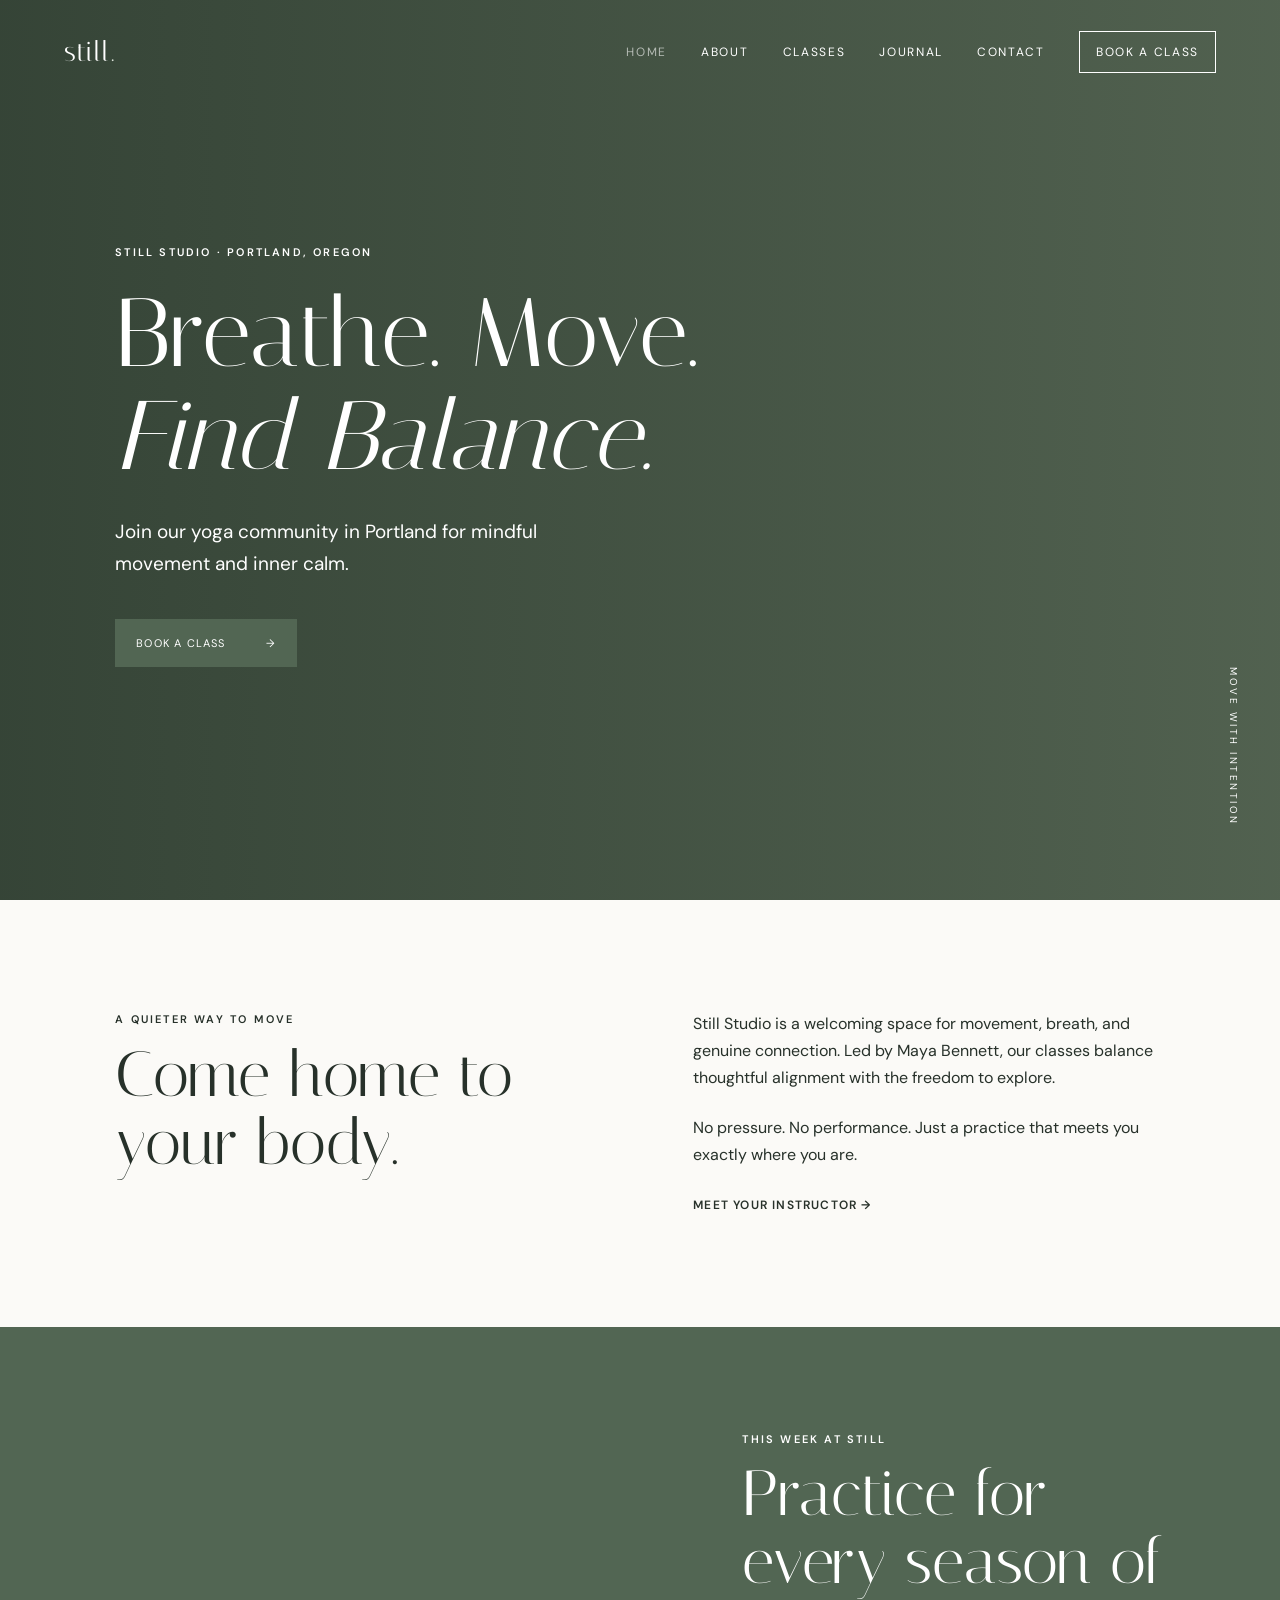
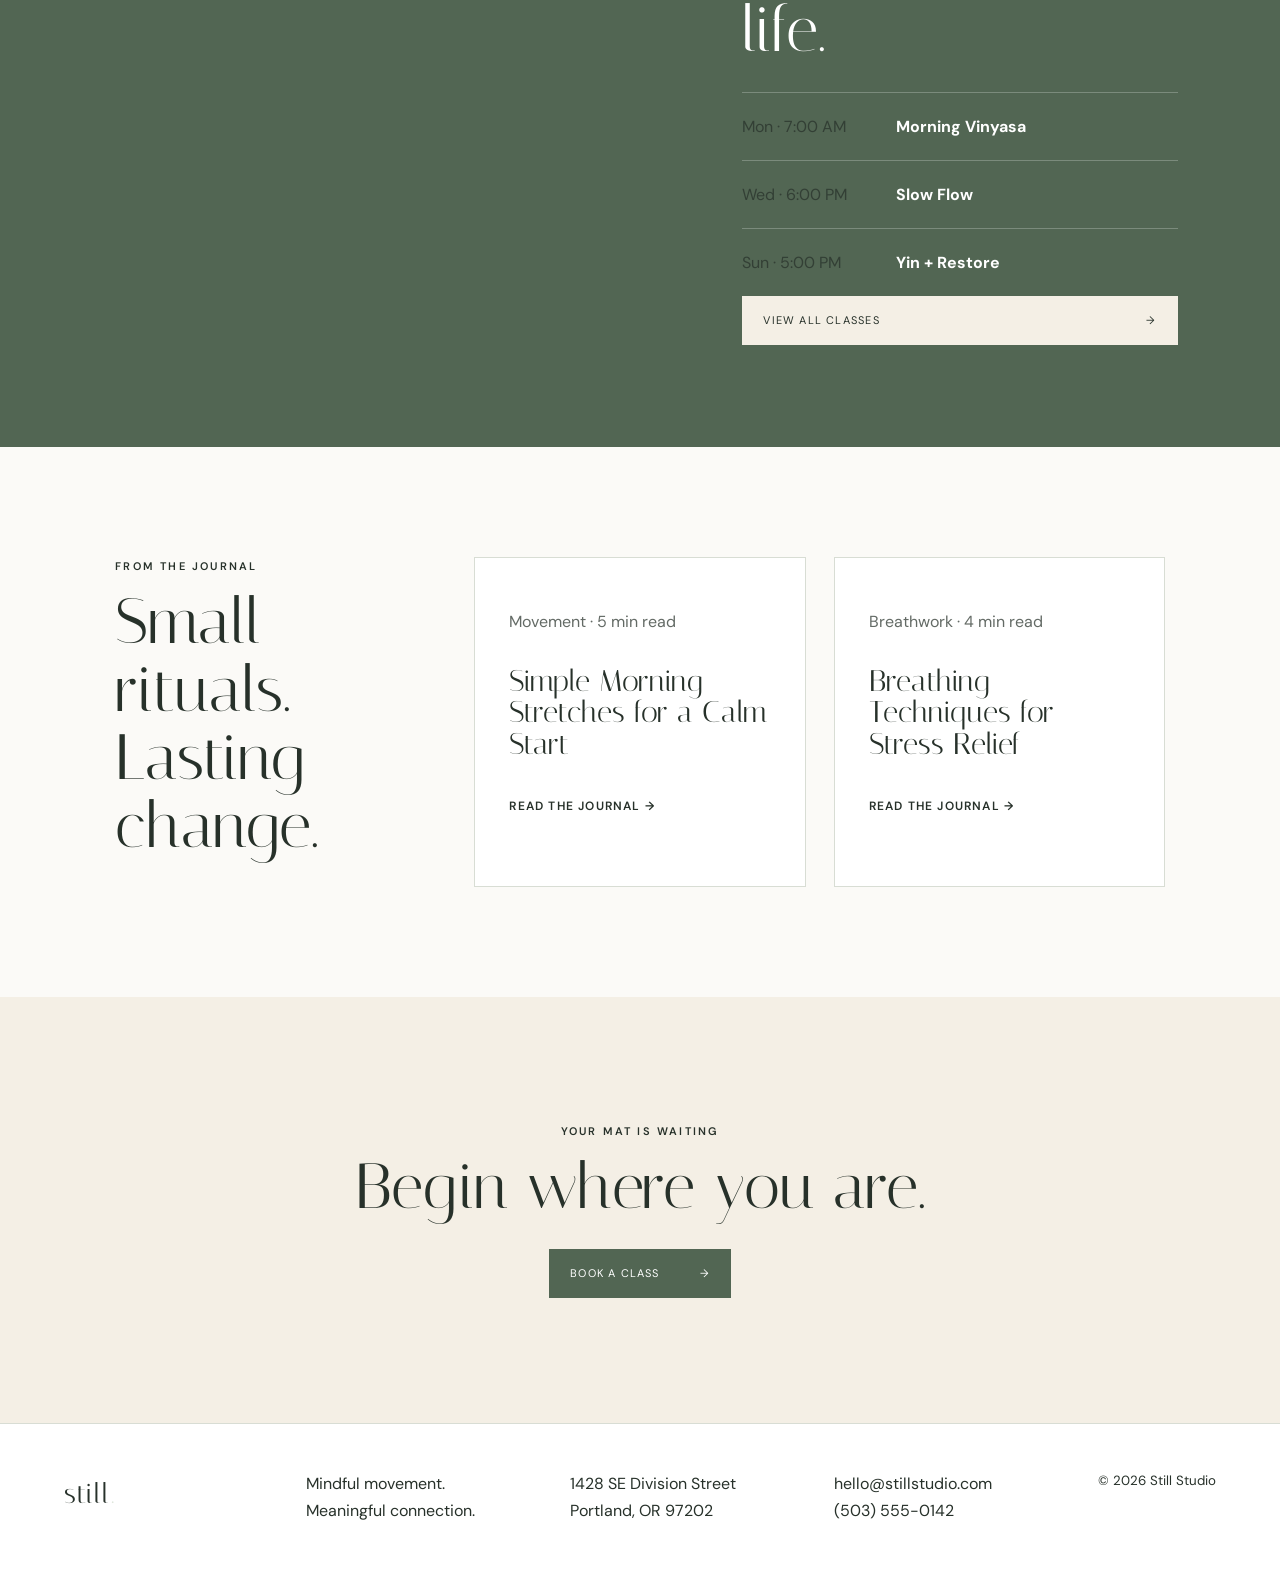
<file: static/index.html>
<!doctype html>
<html lang="en">
<head>
  <meta charset="utf-8">
  <meta name="viewport" content="width=device-width, initial-scale=1">
  <meta name="description" content="Mindful yoga classes, community, and inspiration in Portland.">
  <title>Still Studio | Yoga in Portland</title>
  <link rel="preconnect" href="https://fonts.googleapis.com">
  <link rel="preconnect" href="https://fonts.gstatic.com" crossorigin>
  <link href="https://fonts.googleapis.com/css2?family=DM+Sans:wght@400;500;600&family=Italiana&display=swap" rel="stylesheet">
  <link rel="stylesheet" href="/static/css/style.css">
  <script src="/static/js/app.js" defer></script>
</head>
<body data-page="home">
  <div id="site-header"></div>
  <main>
    <section class="hero">
      <div class="hero-image" role="img" aria-label="Yoga practice in a peaceful natural setting"></div>
      <div class="hero-content reveal">
        <p class="eyebrow">Still Studio · Portland, Oregon</p>
        <h1>Breathe. Move.<br><em>Find Balance.</em></h1>
        <p class="hero-copy">Join our yoga community in Portland for mindful movement and inner calm.</p>
        <a class="button" href="/classes">Book a Class <span>→</span></a>
      </div>
      <p class="vertical-note">Move with intention</p>
    </section>
    <section class="intro section-grid reveal">
      <div><p class="eyebrow">A quieter way to move</p><h2>Come home to<br>your body.</h2></div>
      <div class="prose"><p>Still Studio is a welcoming space for movement, breath, and genuine connection. Led by Maya Bennett, our classes balance thoughtful alignment with the freedom to explore.</p><p>No pressure. No performance. Just a practice that meets you exactly where you are.</p><a class="text-link" href="/about">Meet your instructor →</a></div>
    </section>
    <section class="feature-band reveal">
      <div class="feature-image"></div>
      <div class="feature-copy"><p class="eyebrow">This week at Still</p><h2>Practice for every season of life.</h2><div class="class-row"><span>Mon · 7:00 AM</span><strong>Morning Vinyasa</strong></div><div class="class-row"><span>Wed · 6:00 PM</span><strong>Slow Flow</strong></div><div class="class-row"><span>Sun · 5:00 PM</span><strong>Yin + Restore</strong></div><a class="button button-light" href="/classes">View all classes <span>→</span></a></div>
    </section>
    <section class="journal reveal"><div><p class="eyebrow">From the journal</p><h2>Small rituals.<br>Lasting change.</h2></div><div class="post-preview"><p>Movement · 5 min read</p><h3>Simple Morning Stretches for a Calm Start</h3><a class="text-link" href="/blog">Read the journal →</a></div><div class="post-preview"><p>Breathwork · 4 min read</p><h3>Breathing Techniques for Stress Relief</h3><a class="text-link" href="/blog">Read the journal →</a></div></section>
    <section class="center-cta reveal"><p class="eyebrow">Your mat is waiting</p><h2>Begin where you are.</h2><a class="button" href="/classes">Book a Class <span>→</span></a></section>
  </main>
  <div id="site-footer"></div>
</body>
</html>
</file>
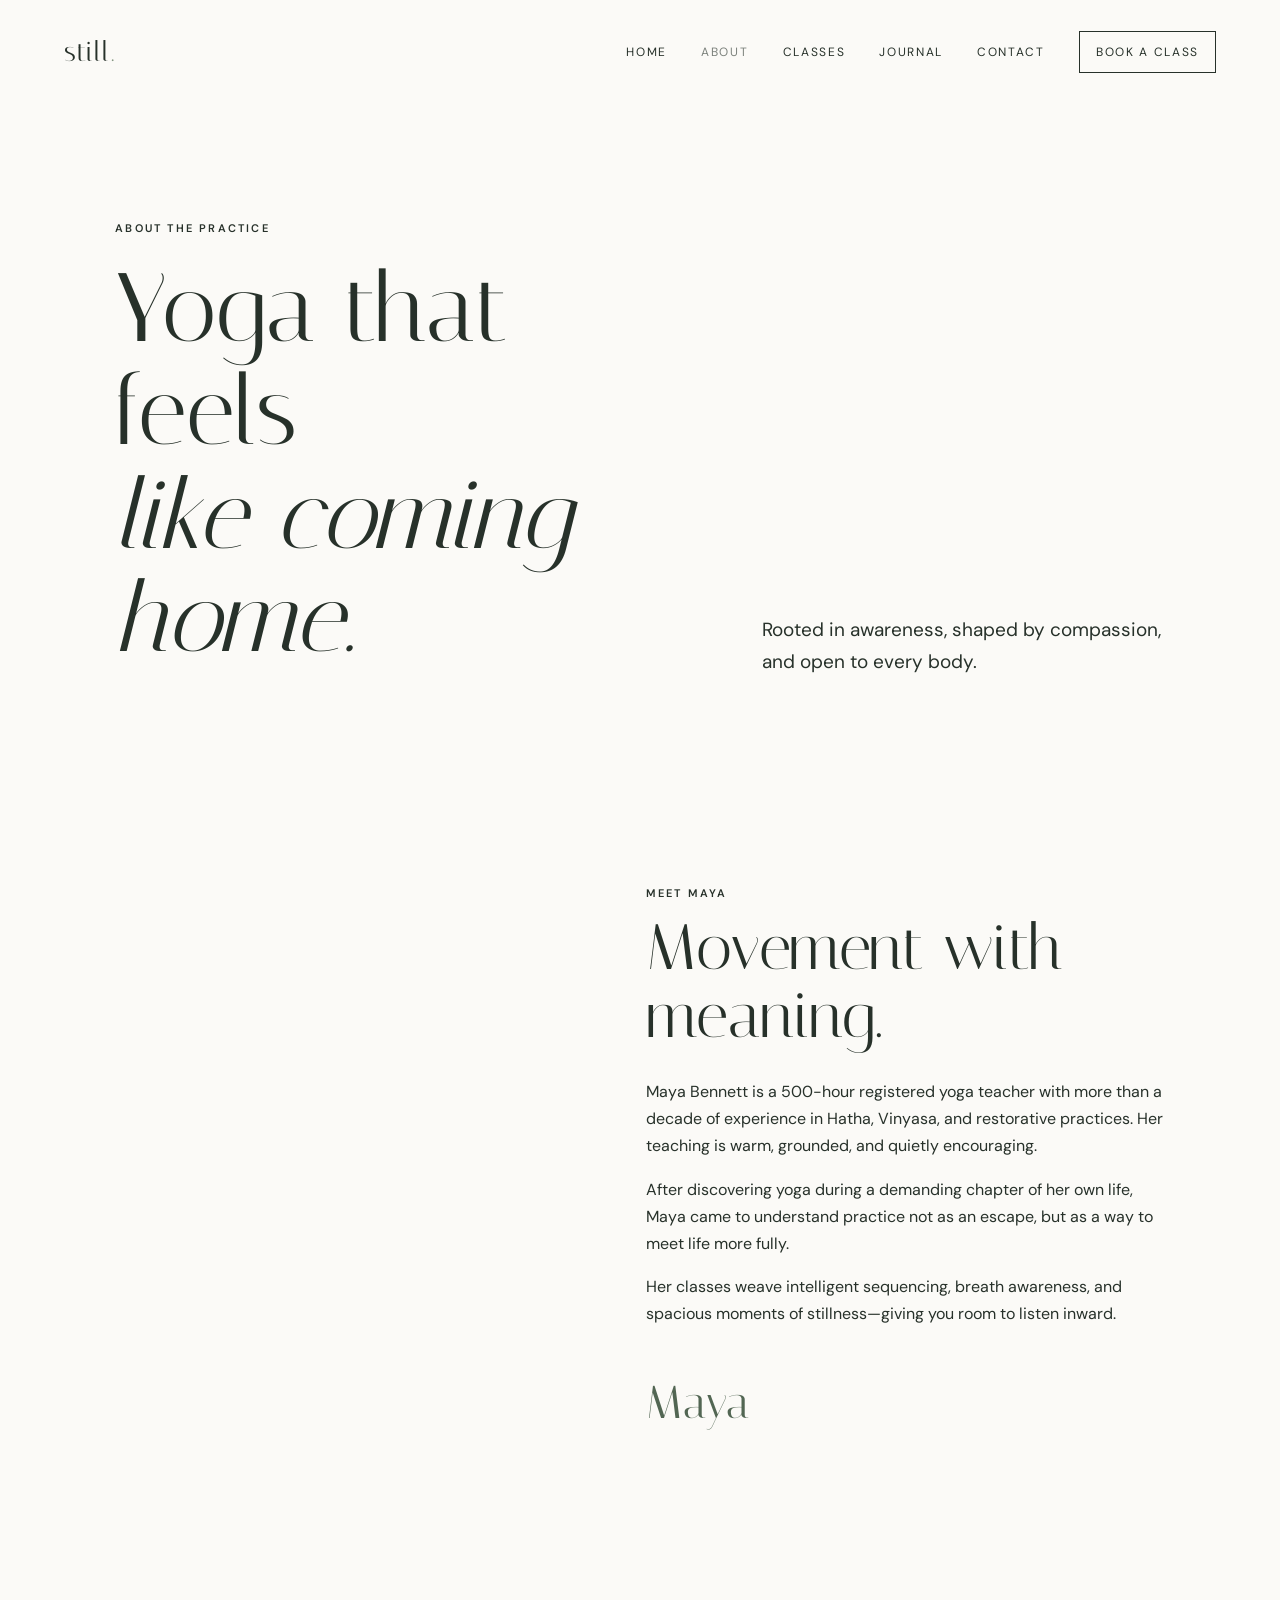
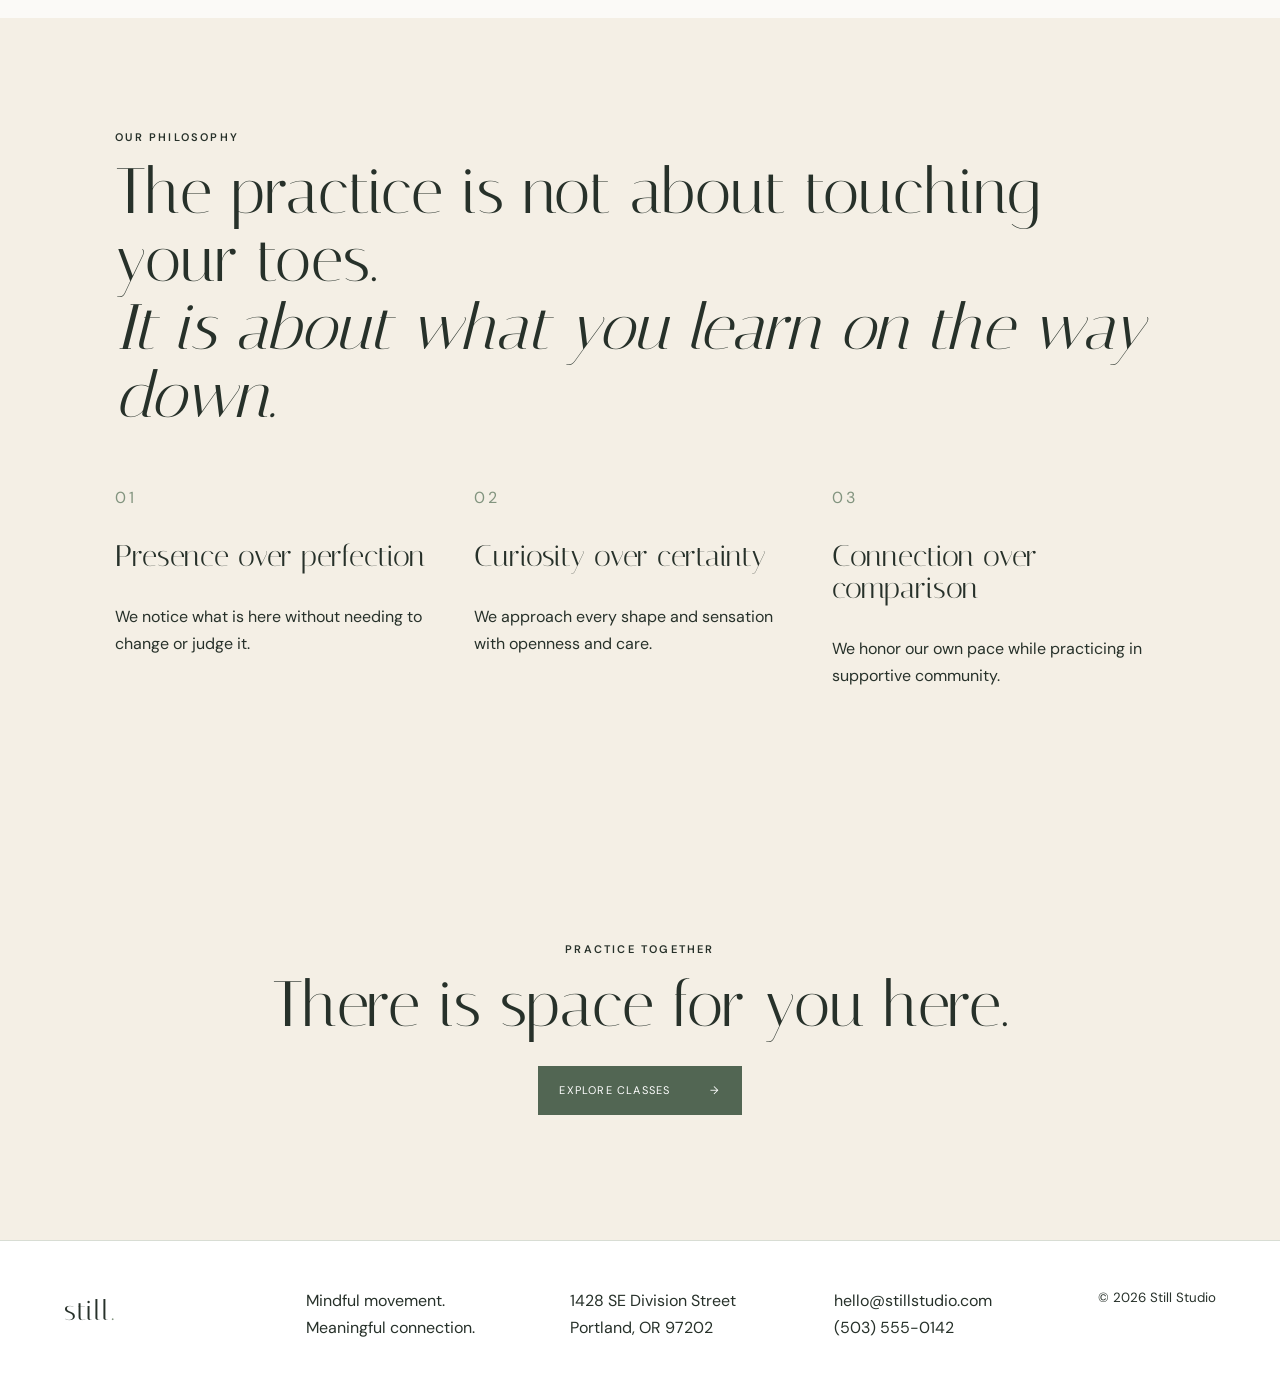
<file: static/about.html>
<!doctype html>
<html lang="en">
<head><meta charset="utf-8"><meta name="viewport" content="width=device-width, initial-scale=1"><meta name="description" content="Meet Maya Bennett and discover the philosophy behind Still Studio."><title>About | Still Studio</title><link rel="preconnect" href="https://fonts.googleapis.com"><link rel="preconnect" href="https://fonts.gstatic.com" crossorigin><link href="https://fonts.googleapis.com/css2?family=DM+Sans:wght@400;500;600&family=Italiana&display=swap" rel="stylesheet"><link rel="stylesheet" href="/static/css/style.css"><script src="/static/js/app.js" defer></script></head>
<body data-page="about">
  <div id="site-header"></div>
  <main>
    <section class="page-hero about-hero reveal"><div><p class="eyebrow">About the practice</p><h1>Yoga that feels<br><em>like coming home.</em></h1></div><p>Rooted in awareness, shaped by compassion, and open to every body.</p></section>
    <section class="portrait-story reveal"><div class="portrait" role="img" aria-label="Yoga instructor Maya Bennett in a calm studio"></div><div class="story-copy"><p class="eyebrow">Meet Maya</p><h2>Movement with meaning.</h2><p>Maya Bennett is a 500-hour registered yoga teacher with more than a decade of experience in Hatha, Vinyasa, and restorative practices. Her teaching is warm, grounded, and quietly encouraging.</p><p>After discovering yoga during a demanding chapter of her own life, Maya came to understand practice not as an escape, but as a way to meet life more fully.</p><p>Her classes weave intelligent sequencing, breath awareness, and spacious moments of stillness—giving you room to listen inward.</p><div class="signature">Maya</div></div></section>
    <section class="philosophy reveal"><p class="eyebrow">Our philosophy</p><h2>The practice is not about touching your toes.<br><em>It is about what you learn on the way down.</em></h2><div class="values"><article><span>01</span><h3>Presence over perfection</h3><p>We notice what is here without needing to change or judge it.</p></article><article><span>02</span><h3>Curiosity over certainty</h3><p>We approach every shape and sensation with openness and care.</p></article><article><span>03</span><h3>Connection over comparison</h3><p>We honor our own pace while practicing in supportive community.</p></article></div></section>
    <section class="center-cta reveal"><p class="eyebrow">Practice together</p><h2>There is space for you here.</h2><a class="button" href="/classes">Explore Classes <span>→</span></a></section>
  </main>
  <div id="site-footer"></div>
</body>
</html>
</file>
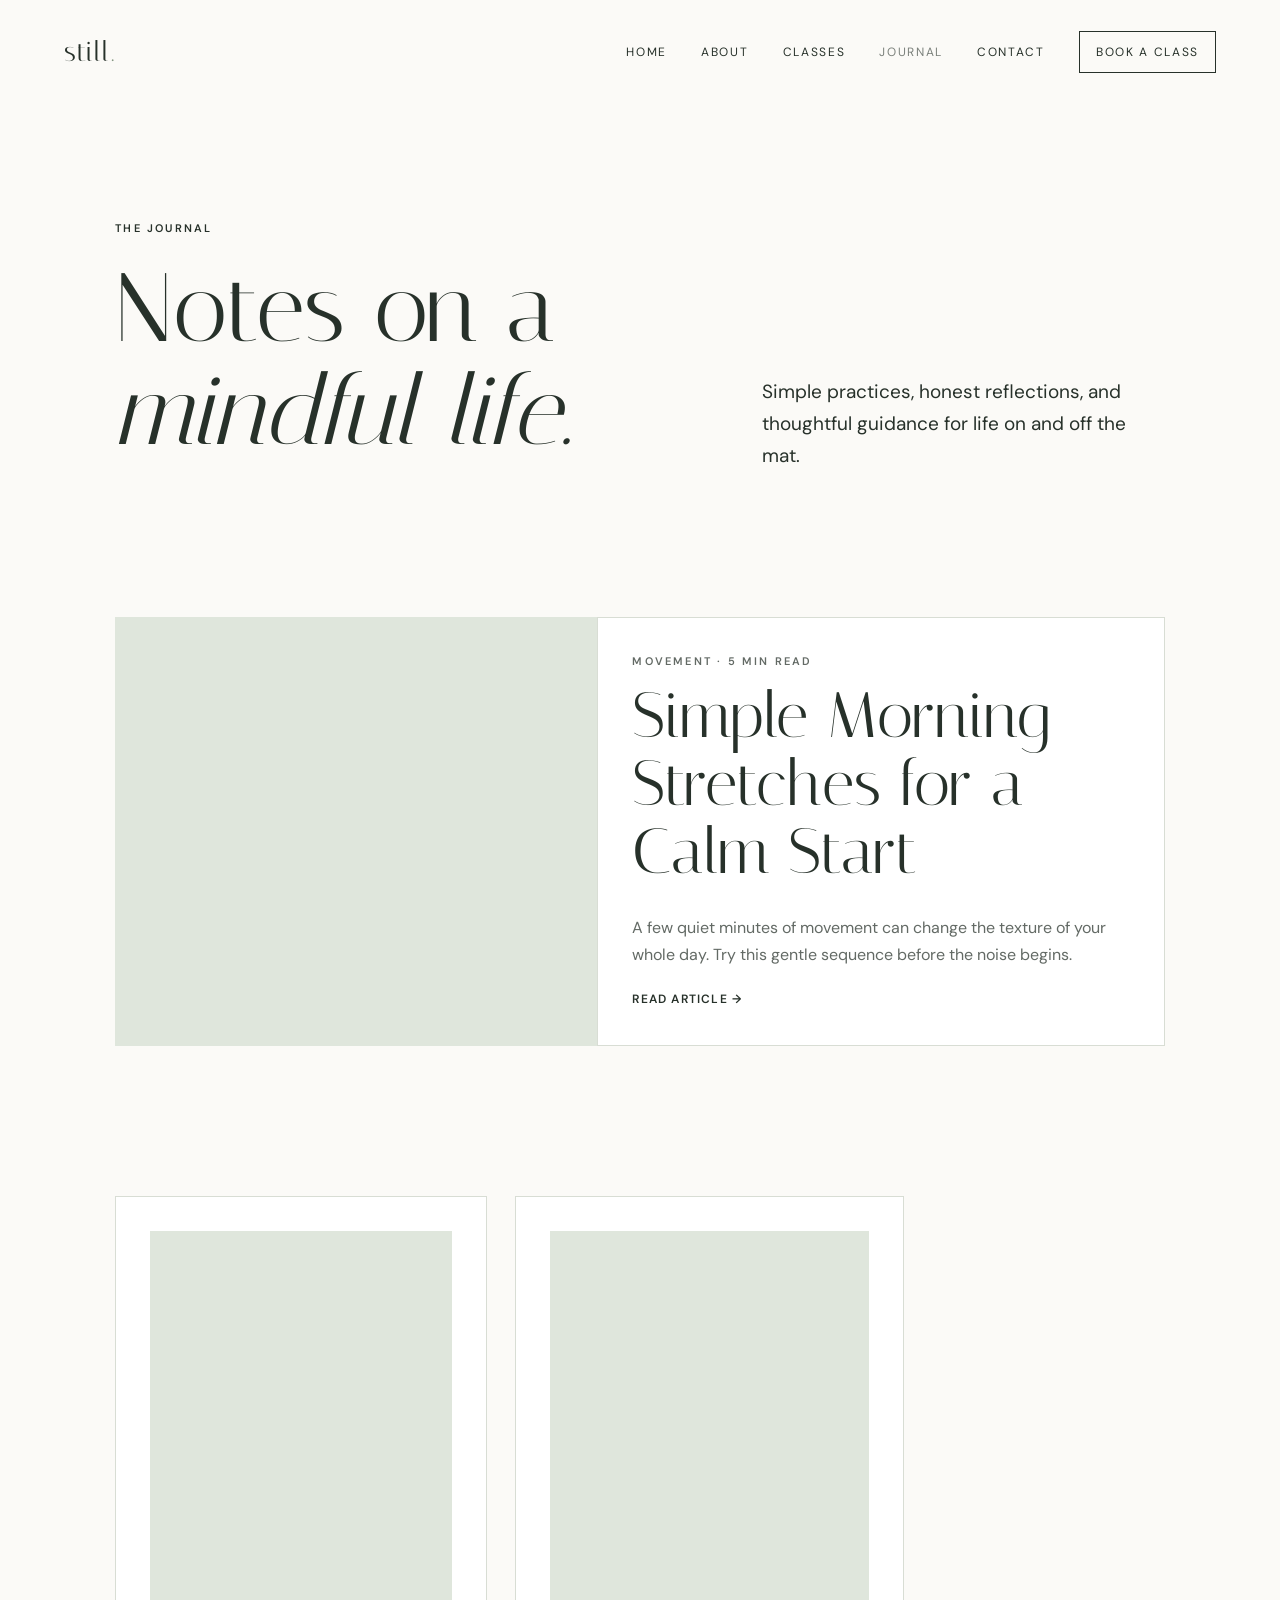
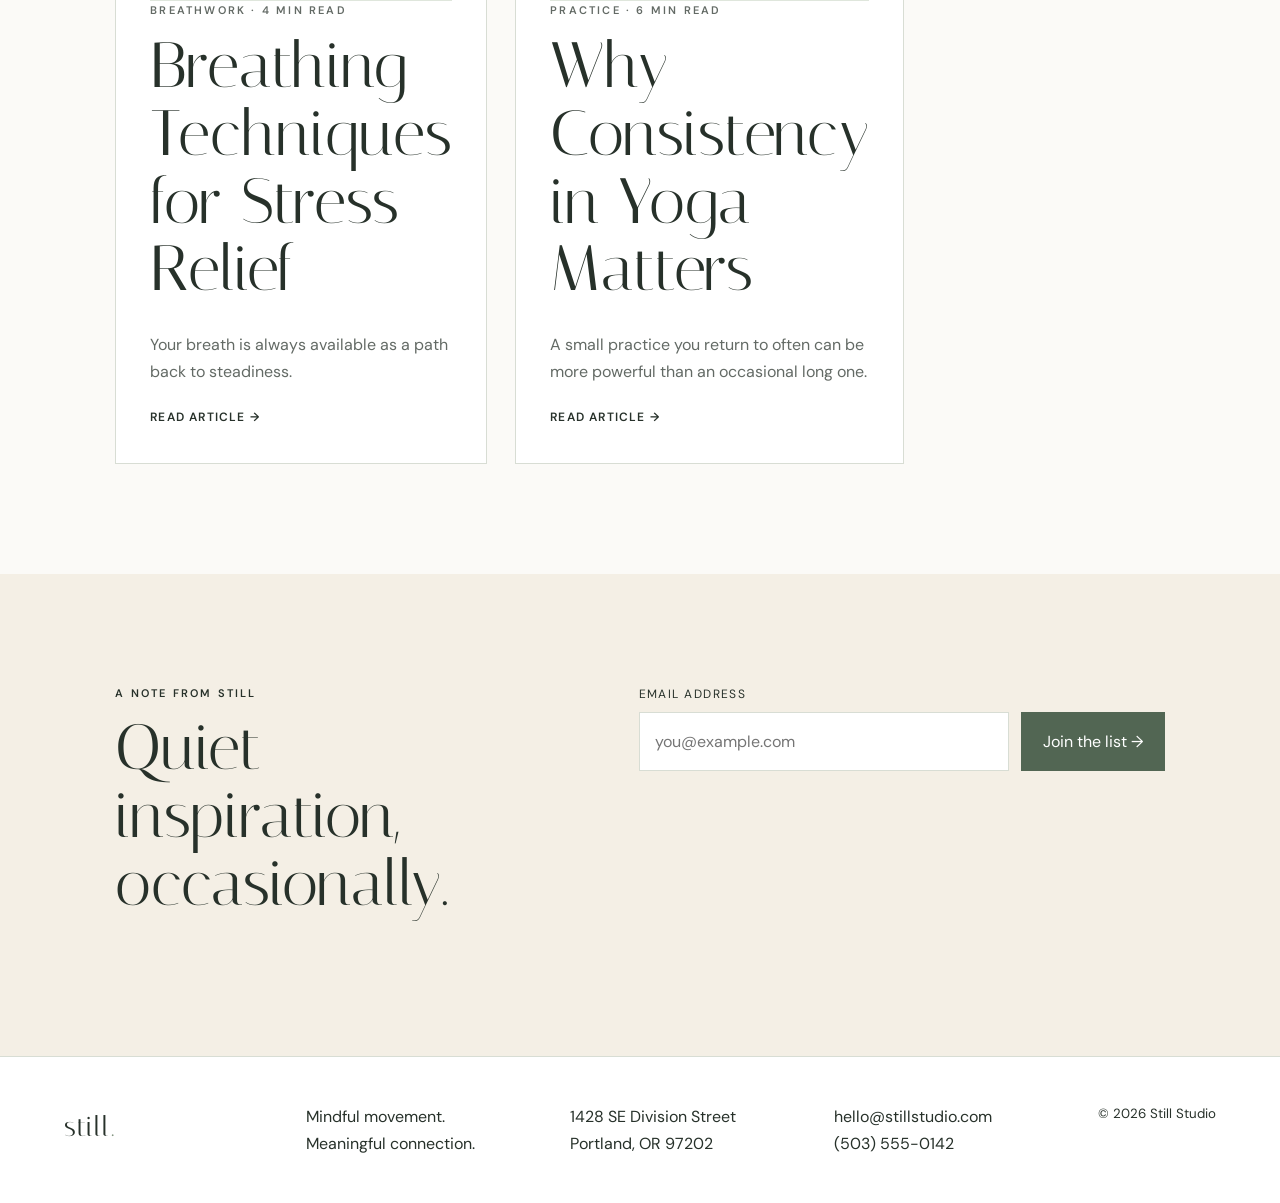
<file: static/blog.html>
<!doctype html>
<html lang="en">
<head><meta charset="utf-8"><meta name="viewport" content="width=device-width, initial-scale=1"><meta name="description" content="Simple guidance for yoga, breath, and mindful living."><title>Journal | Still Studio</title><link rel="preconnect" href="https://fonts.googleapis.com"><link rel="preconnect" href="https://fonts.gstatic.com" crossorigin><link href="https://fonts.googleapis.com/css2?family=DM+Sans:wght@400;500;600&family=Italiana&display=swap" rel="stylesheet"><link rel="stylesheet" href="/static/css/style.css"><script src="/static/js/app.js" defer></script></head>
<body data-page="blog">
  <div id="site-header"></div>
  <main>
    <section class="page-hero reveal"><div><p class="eyebrow">The journal</p><h1>Notes on a<br><em>mindful life.</em></h1></div><p>Simple practices, honest reflections, and thoughtful guidance for life on and off the mat.</p></section>
    <section class="featured-post reveal"><div class="blog-image blog-one"></div><article><p class="eyebrow">Movement · 5 min read</p><h2>Simple Morning Stretches for a Calm Start</h2><p>A few quiet minutes of movement can change the texture of your whole day. Try this gentle sequence before the noise begins.</p><button class="text-link article-toggle" aria-expanded="false">Read article →</button><div class="article-body"><p>Begin seated at the edge of your bed. Let your shoulders soften and take three unhurried breaths. Circle your wrists and ankles, then reach both arms overhead and lean gently to each side.</p><p>Come to hands and knees for a few rounds of cat and cow. Move slowly enough to notice where the breath naturally leads. Finish in a comfortable forward fold, knees soft, before rolling up to stand.</p></div></article></section>
    <section class="blog-grid reveal"><article><div class="blog-image blog-two"></div><p class="eyebrow">Breathwork · 4 min read</p><h2>Breathing Techniques for Stress Relief</h2><p>Your breath is always available as a path back to steadiness.</p><button class="text-link article-toggle" aria-expanded="false">Read article →</button><div class="article-body"><p>Try breathing in for a count of four and out for a count of six. Repeat for two minutes without forcing the breath. A slightly longer exhale gently signals the nervous system that it is safe to settle.</p></div></article><article><div class="blog-image blog-three"></div><p class="eyebrow">Practice · 6 min read</p><h2>Why Consistency in Yoga Matters</h2><p>A small practice you return to often can be more powerful than an occasional long one.</p><button class="text-link article-toggle" aria-expanded="false">Read article →</button><div class="article-body"><p>Consistency builds familiarity: with the shapes, with your breath, and with yourself. Set a modest rhythm you can keep—even ten minutes twice a week—and let the practice grow naturally from there.</p></div></article></section>
    <section class="newsletter reveal"><div><p class="eyebrow">A note from Still</p><h2>Quiet inspiration,<br>occasionally.</h2></div><form id="newsletter-form"><label for="newsletter-email">Email address</label><div><input id="newsletter-email" type="email" required placeholder="you@example.com"><button type="submit">Join the list →</button></div><p class="form-message" aria-live="polite"></p></form></section>
  </main>
  <div id="site-footer"></div>
</body>
</html>
</file>
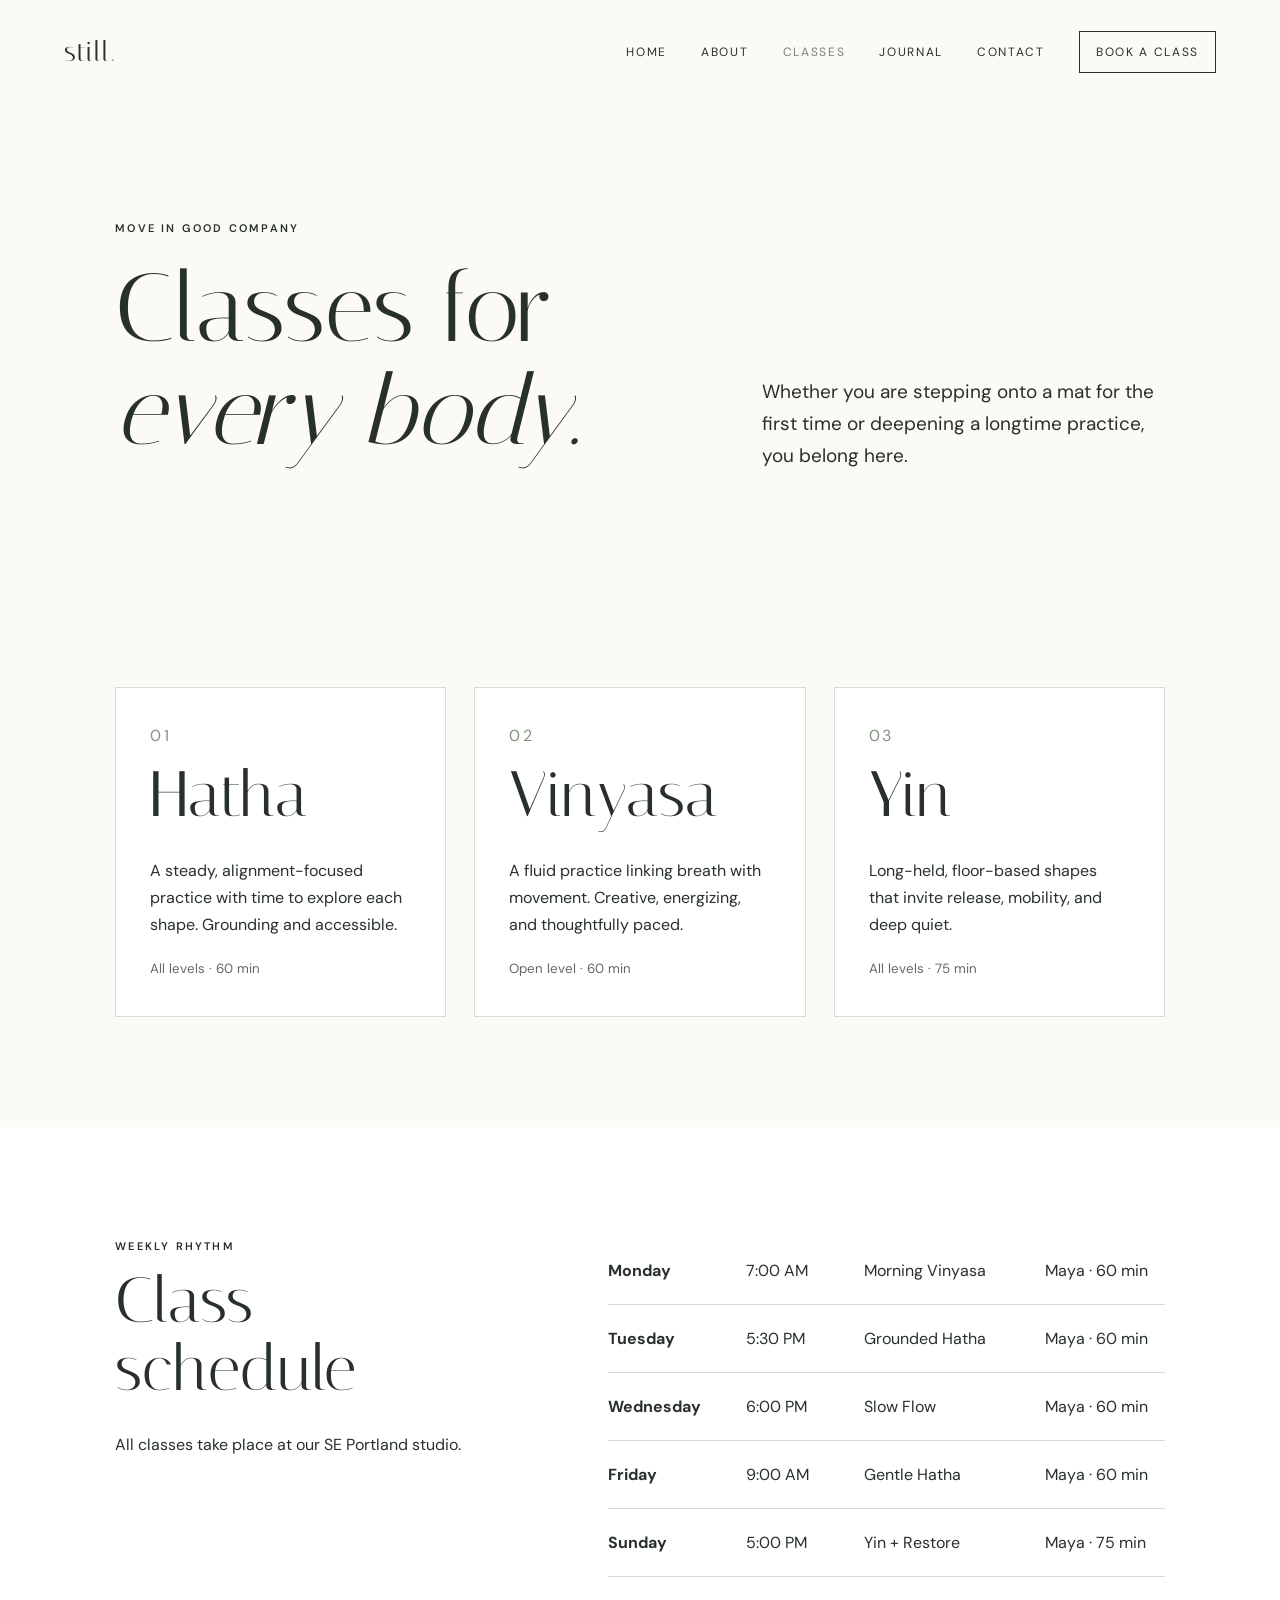
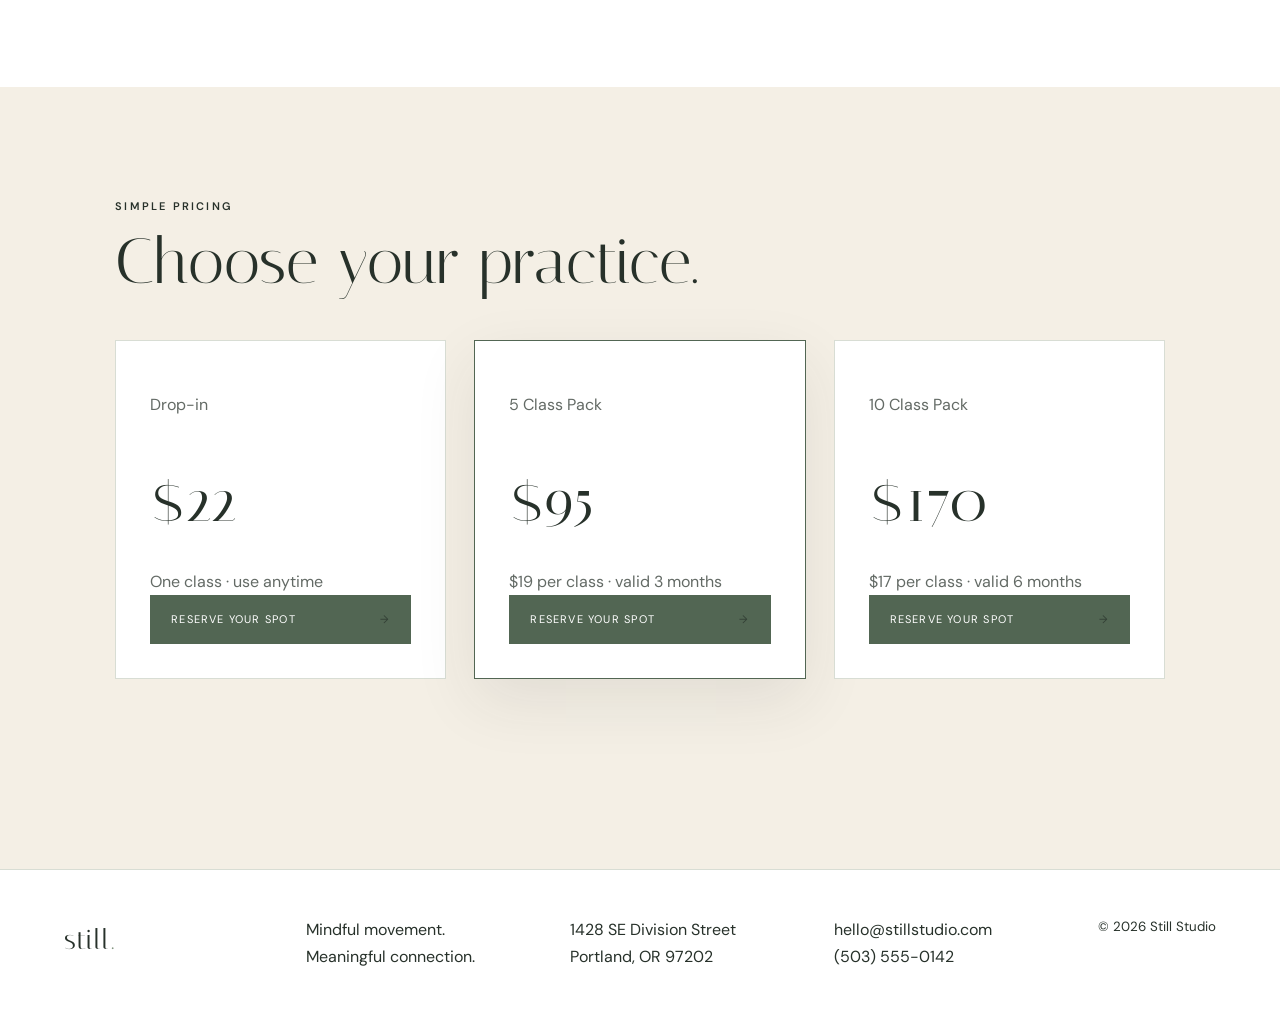
<file: static/classes.html>
<!doctype html>
<html lang="en">
<head><meta charset="utf-8"><meta name="viewport" content="width=device-width, initial-scale=1"><meta name="description" content="Explore yoga classes and pricing at Still Studio in Portland."><title>Classes | Still Studio</title><link rel="preconnect" href="https://fonts.googleapis.com"><link rel="preconnect" href="https://fonts.gstatic.com" crossorigin><link href="https://fonts.googleapis.com/css2?family=DM+Sans:wght@400;500;600&family=Italiana&display=swap" rel="stylesheet"><link rel="stylesheet" href="/static/css/style.css"><script src="/static/js/app.js" defer></script></head>
<body data-page="classes">
  <div id="site-header"></div>
  <main>
    <section class="page-hero reveal"><div><p class="eyebrow">Move in good company</p><h1>Classes for<br><em>every body.</em></h1></div><p>Whether you are stepping onto a mat for the first time or deepening a longtime practice, you belong here.</p></section>
    <section class="styles reveal"><article><span>01</span><h2>Hatha</h2><p>A steady, alignment-focused practice with time to explore each shape. Grounding and accessible.</p><small>All levels · 60 min</small></article><article><span>02</span><h2>Vinyasa</h2><p>A fluid practice linking breath with movement. Creative, energizing, and thoughtfully paced.</p><small>Open level · 60 min</small></article><article><span>03</span><h2>Yin</h2><p>Long-held, floor-based shapes that invite release, mobility, and deep quiet.</p><small>All levels · 75 min</small></article></section>
    <section class="schedule reveal"><div class="section-heading"><p class="eyebrow">Weekly rhythm</p><h2>Class schedule</h2><p>All classes take place at our SE Portland studio.</p></div><div class="schedule-list"><div><strong>Monday</strong><span>7:00 AM</span><span>Morning Vinyasa</span><span>Maya · 60 min</span></div><div><strong>Tuesday</strong><span>5:30 PM</span><span>Grounded Hatha</span><span>Maya · 60 min</span></div><div><strong>Wednesday</strong><span>6:00 PM</span><span>Slow Flow</span><span>Maya · 60 min</span></div><div><strong>Friday</strong><span>9:00 AM</span><span>Gentle Hatha</span><span>Maya · 60 min</span></div><div><strong>Sunday</strong><span>5:00 PM</span><span>Yin + Restore</span><span>Maya · 75 min</span></div></div></section>
    <section class="pricing reveal"><div class="section-heading"><p class="eyebrow">Simple pricing</p><h2>Choose your practice.</h2></div><div class="price-grid"><article><p>Drop-in</p><strong>$22</strong><span>One class · use anytime</span><button class="button checkout" data-plan="drop-in">Reserve Your Spot <span>→</span></button></article><article class="featured"><p>5 Class Pack</p><strong>$95</strong><span>$19 per class · valid 3 months</span><button class="button checkout" data-plan="five-pack">Reserve Your Spot <span>→</span></button></article><article><p>10 Class Pack</p><strong>$170</strong><span>$17 per class · valid 6 months</span><button class="button checkout" data-plan="ten-pack">Reserve Your Spot <span>→</span></button></article></div><p id="payment-message" class="form-message" aria-live="polite"></p></section>
  </main>
  <div id="site-footer"></div>
</body>
</html>
</file>
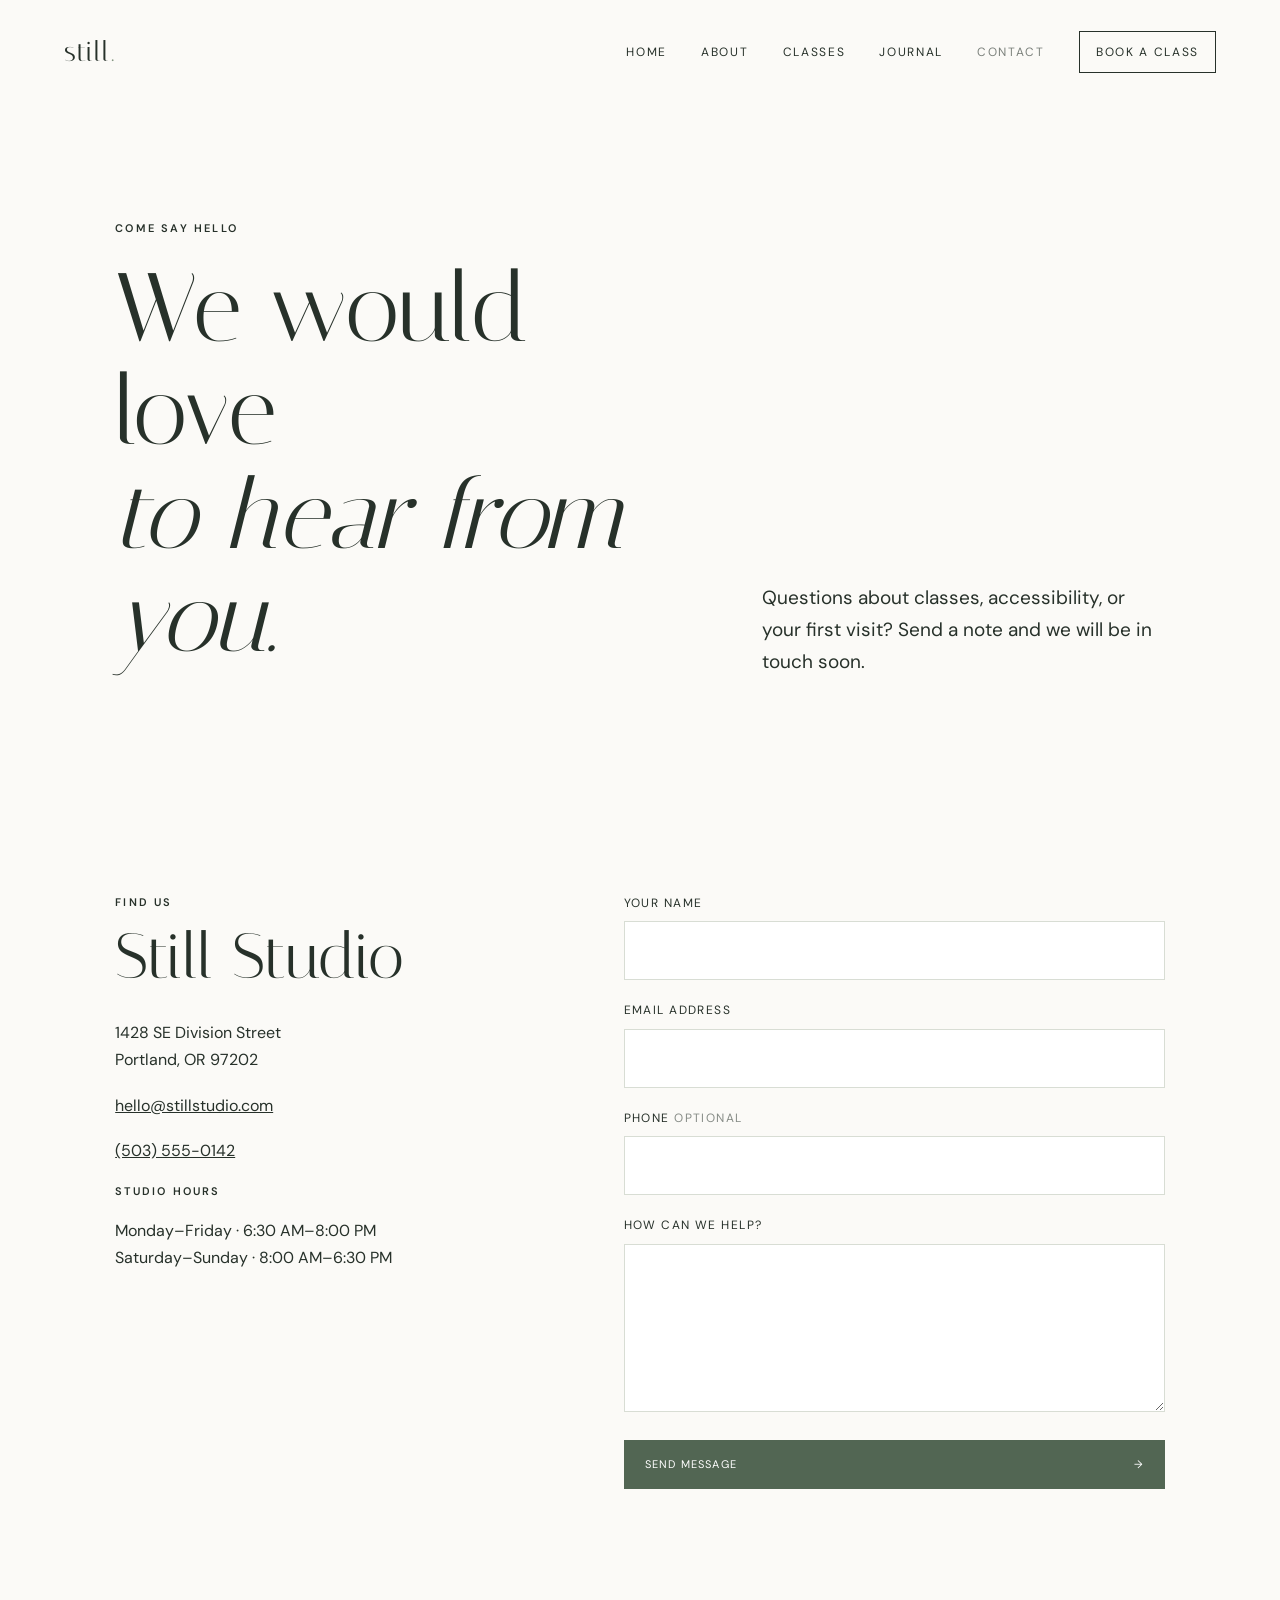
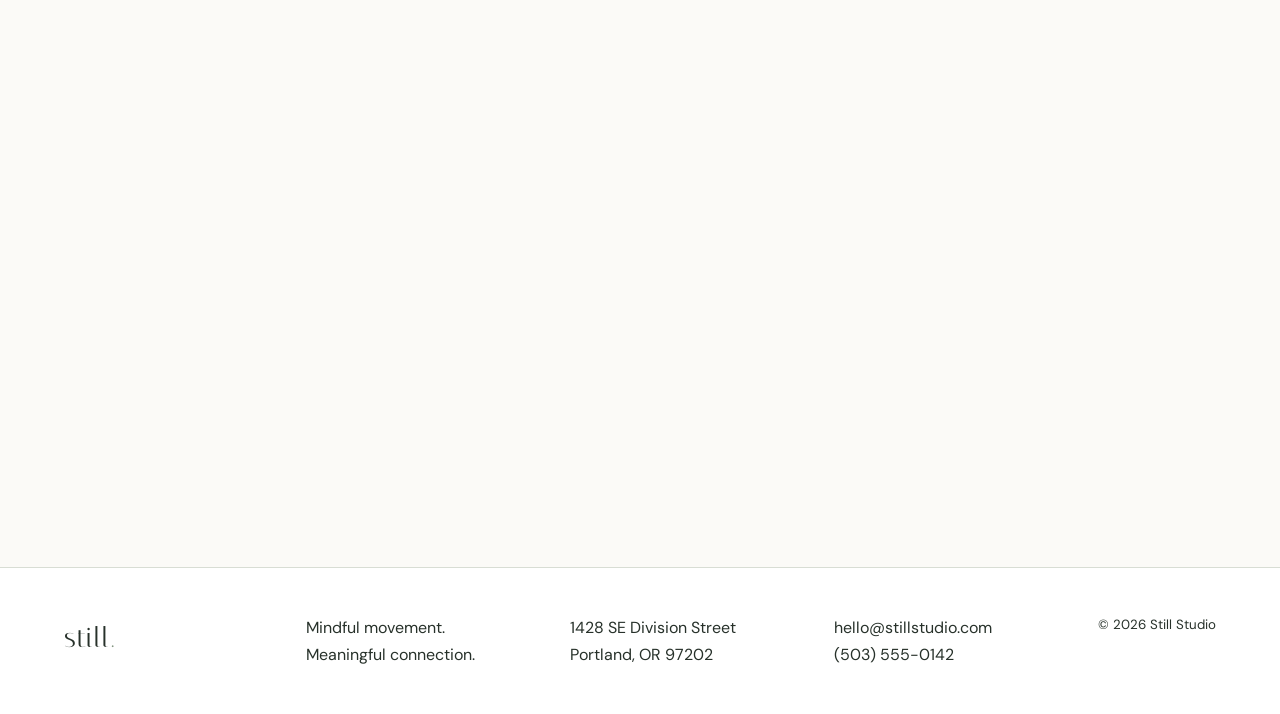
<file: static/contact.html>
<!doctype html>
<html lang="en">
<head><meta charset="utf-8"><meta name="viewport" content="width=device-width, initial-scale=1"><meta name="description" content="Contact Still Studio in Portland, Oregon."><title>Contact | Still Studio</title><link rel="preconnect" href="https://fonts.googleapis.com"><link rel="preconnect" href="https://fonts.gstatic.com" crossorigin><link href="https://fonts.googleapis.com/css2?family=DM+Sans:wght@400;500;600&family=Italiana&display=swap" rel="stylesheet"><link rel="stylesheet" href="/static/css/style.css"><script src="/static/js/app.js" defer></script></head>
<body data-page="contact">
  <div id="site-header"></div>
  <main>
    <section class="page-hero reveal"><div><p class="eyebrow">Come say hello</p><h1>We would love<br><em>to hear from you.</em></h1></div><p>Questions about classes, accessibility, or your first visit? Send a note and we will be in touch soon.</p></section>
    <section class="contact-layout reveal"><div class="contact-details"><p class="eyebrow">Find us</p><h2>Still Studio</h2><address>1428 SE Division Street<br>Portland, OR 97202</address><a href="mailto:hello@stillstudio.com">hello@stillstudio.com</a><a href="tel:+15035550142">(503) 555-0142</a><div><p class="eyebrow">Studio hours</p><p>Monday–Friday · 6:30 AM–8:00 PM<br>Saturday–Sunday · 8:00 AM–6:30 PM</p></div></div><form id="contact-form" class="contact-form"><div class="field"><label for="name">Your name</label><input id="name" name="name" required></div><div class="field"><label for="email">Email address</label><input id="email" name="email" type="email" required></div><div class="field"><label for="phone">Phone <span>optional</span></label><input id="phone" name="phone" type="tel"></div><div class="field"><label for="message">How can we help?</label><textarea id="message" name="message" rows="5" required></textarea></div><button class="button" type="submit">Send Message <span>→</span></button><p class="form-message" aria-live="polite"></p></form></section>
    <section class="map reveal"><iframe title="Map showing Still Studio in Portland" src="https://www.openstreetmap.org/export/embed.html?bbox=-122.667%2C45.501%2C-122.641%2C45.519&amp;layer=mapnik" loading="lazy"></iframe></section>
  </main>
  <div id="site-footer"></div>
</body>
</html>
</file>
<file: static/css/style.css>
:root {
  --ink: #27312a;
  --sage: #82947f;
  --sage-dark: #526653;
  --sage-light: #dfe6dc;
  --cream: #f4efe5;
  --paper: #fbfaf7;
  --line: #d8ddd4;
}
* { box-sizing: border-box; }
html { scroll-behavior: smooth; }
body {
  margin: 0;
  color: var(--ink);
  background: var(--paper);
  font-family: "DM Sans", sans-serif;
  font-size: 16px;
  line-height: 1.7;
}
a { color: inherit; }
button, input, textarea { font: inherit; }
img { max-width: 100%; }
.site-header {
  position: absolute;
  z-index: 10;
  top: 0;
  width: 100%;
  display: flex;
  align-items: center;
  justify-content: space-between;
  padding: 28px 5vw;
  color: white;
}
body:not([data-page="home"]) .site-header {
  position: relative;
  color: var(--ink);
}
.logo {
  font-family: "Italiana", serif;
  font-size: 28px;
  text-decoration: none;
  letter-spacing: .04em;
}
.logo i { color: var(--sage-light); font-style: normal; }
body:not([data-page="home"]) .logo i { color: var(--sage); }
.nav { display: flex; align-items: center; gap: 34px; }
.nav a {
  font-size: 12px;
  letter-spacing: .14em;
  text-decoration: none;
  text-transform: uppercase;
}
.nav a.active, .nav a:hover { opacity: .6; }
.nav .nav-cta { border: 1px solid currentColor; padding: 10px 16px; }
.menu-button { display: none; border: 0; color: inherit; background: transparent; font-size: 25px; }
h1, h2, h3 { font-family: "Italiana", serif; font-weight: 400; line-height: 1.06; }
h1 { margin: 20px 0 28px; font-size: clamp(58px, 7.6vw, 116px); }
h2 { margin: 12px 0 28px; font-size: clamp(40px, 5vw, 70px); }
h3 { font-size: 30px; }
em { font-weight: 400; }
.eyebrow {
  margin: 0;
  font-size: 11px;
  font-weight: 600;
  letter-spacing: .2em;
  text-transform: uppercase;
}
.button {
  display: inline-flex;
  align-items: center;
  justify-content: space-between;
  gap: 40px;
  border: 0;
  padding: 15px 21px;
  color: white;
  background: var(--sage-dark);
  text-decoration: none;
  text-transform: uppercase;
  letter-spacing: .11em;
  font-size: 11px;
  cursor: pointer;
}
.button:hover { background: var(--ink); }
.button-light { color: var(--ink); background: var(--cream); }
.text-link { font-size: 12px; font-weight: 600; letter-spacing: .1em; text-transform: uppercase; text-decoration: none; }
button.text-link { border: 0; padding: 0; color: inherit; background: none; cursor: pointer; }
.reveal { opacity: 0; transform: translateY(18px); transition: opacity .7s ease, transform .7s ease; }
.reveal.visible { opacity: 1; transform: none; }
.hero { position: relative; min-height: 100vh; color: white; background: #546452; overflow: hidden; }
.hero-image {
  position: absolute;
  inset: 0;
  background: linear-gradient(90deg, rgba(31,45,35,.58), rgba(31,45,35,.05)), url("https://images.unsplash.com/photo-1506126613408-eca07ce68773?auto=format&fit=crop&w=2000&q=85") center/cover;
}
.hero-content { position: relative; width: 62%; padding: 27vh 0 100px 9vw; }
.hero-copy { max-width: 450px; margin: 0 0 38px; font-size: 19px; }
.vertical-note { position: absolute; right: 3vw; bottom: 75px; margin: 0; writing-mode: vertical-rl; font-size: 10px; letter-spacing: .25em; text-transform: uppercase; }

.intro, .schedule, .philosophy, .newsletter, .contact-layout {
  padding: 110px 9vw;
}
.section-grid {
  display: grid;
  grid-template-columns: minmax(260px, .9fr) minmax(280px, 1fr);
  gap: 12vw;
  align-items: start;
}
.prose p { margin: 0 0 22px; }
.feature-band {
  display: grid;
  grid-template-columns: 1fr 1fr;
  min-height: 680px;
  background: var(--sage-dark);
  color: white;
}
.feature-image {
  min-height: 420px;
  background: url("https://images.unsplash.com/photo-1599447421416-3414500d18a5?auto=format&fit=crop&w=1500&q=85") center/cover;
}
.feature-copy {
  display: flex;
  flex-direction: column;
  justify-content: center;
  padding: 8vw;
}
.class-row {
  display: grid;
  grid-template-columns: 130px 1fr;
  gap: 24px;
  border-top: 1px solid rgba(255,255,255,.24);
  padding: 20px 0;
}
.journal, .styles, .price-grid, .blog-grid {
  display: grid;
  grid-template-columns: repeat(3, 1fr);
  gap: 28px;
  padding: 110px 9vw;
}
.post-preview, .styles article, .price-grid article, .blog-grid article, .featured-post article {
  border: 1px solid var(--line);
  background: white;
  padding: 34px;
}
.post-preview p, .price-grid p, .price-grid span, .styles small, .class-row span, .blog-grid p, .featured-post p {
  color: rgba(39,49,42,.72);
}
.center-cta {
  padding: 125px 9vw;
  text-align: center;
  background: var(--cream);
}
.page-hero {
  display: grid;
  grid-template-columns: minmax(280px, 1.15fr) minmax(260px, .85fr);
  gap: 8vw;
  align-items: end;
  padding: 115px 9vw 85px;
}
.page-hero p:last-child {
  max-width: 520px;
  font-size: 19px;
}
.portrait-story {
  display: grid;
  grid-template-columns: minmax(280px, .85fr) minmax(300px, 1fr);
  gap: 7vw;
  padding: 40px 9vw 115px;
  align-items: center;
}
.portrait {
  min-height: 680px;
  background: url("https://images.unsplash.com/photo-1593811167562-9cef47bfc4d7?auto=format&fit=crop&w=1200&q=85") center/cover;
  border-radius: 48% 48% 0 0;
}
.story-copy {
  max-width: 650px;
}
.signature {
  margin-top: 36px;
  font-family: "Italiana", serif;
  font-size: 46px;
  color: var(--sage-dark);
}
.philosophy {
  background: var(--cream);
}
.values {
  display: grid;
  grid-template-columns: repeat(3, 1fr);
  gap: 26px;
  margin-top: 54px;
}
.values article span, .styles article span {
  color: var(--sage);
  letter-spacing: .18em;
}
.styles article {
  min-height: 330px;
}
.schedule {
  display: grid;
  grid-template-columns: minmax(260px, .7fr) minmax(320px, 1fr);
  gap: 8vw;
  background: white;
}
.schedule-list div {
  display: grid;
  grid-template-columns: 120px 100px 1fr 120px;
  gap: 18px;
  border-bottom: 1px solid var(--line);
  padding: 20px 0;
}
.pricing {
  padding: 110px 9vw 130px;
  background: var(--cream);
}
.section-heading {
  max-width: 680px;
  margin-bottom: 44px;
}
.price-grid {
  padding: 0;
}
.price-grid article {
  display: flex;
  min-height: 300px;
  flex-direction: column;
  justify-content: space-between;
}
.price-grid strong {
  display: block;
  margin: 16px 0;
  font-family: "Italiana", serif;
  font-size: 60px;
  font-weight: 400;
}
.price-grid .featured {
  border-color: var(--sage-dark);
  box-shadow: 0 22px 60px rgba(39,49,42,.09);
}
.form-message {
  min-height: 28px;
  color: var(--sage-dark);
}
.featured-post {
  display: grid;
  grid-template-columns: minmax(280px, .85fr) minmax(300px, 1fr);
  gap: 0;
  padding: 40px 9vw;
}
.blog-image {
  min-height: 370px;
  background: var(--sage-light) center/cover;
}
.blog-one { background-image: url("https://images.unsplash.com/photo-1591228127791-8e2eaef098d3?auto=format&fit=crop&w=1200&q=85"); }
.blog-two { background-image: url("https://images.unsplash.com/photo-1506126613408-eca07ce68773?auto=format&fit=crop&w=1200&q=85"); }
.blog-three { background-image: url("https://images.unsplash.com/photo-1545389336-cf090694435e?auto=format&fit=crop&w=1200&q=85"); }
.article-body {
  display: none;
  margin-top: 24px;
}
.article-body.open {
  display: block;
}
.newsletter {
  display: grid;
  grid-template-columns: minmax(260px, .8fr) minmax(320px, 1fr);
  gap: 8vw;
  background: var(--cream);
}
.newsletter form div {
  display: flex;
  gap: 12px;
}
input, textarea {
  width: 100%;
  border: 1px solid var(--line);
  padding: 15px;
  color: var(--ink);
  background: white;
}
label {
  display: block;
  margin-bottom: 8px;
  font-size: 12px;
  letter-spacing: .12em;
  text-transform: uppercase;
}
.newsletter button {
  border: 0;
  padding: 0 22px;
  color: white;
  background: var(--sage-dark);
  white-space: nowrap;
  cursor: pointer;
}
.contact-layout {
  display: grid;
  grid-template-columns: minmax(260px, .75fr) minmax(320px, 1fr);
  gap: 8vw;
}
.contact-details a, .contact-details address {
  display: block;
  margin: 0 0 18px;
  font-style: normal;
}
.contact-form {
  display: grid;
  gap: 20px;
}
.field span {
  color: rgba(39,49,42,.55);
}
.map {
  padding: 0 9vw 120px;
}
.map iframe {
  width: 100%;
  height: 360px;
  border: 0;
  filter: saturate(.65);
}
.site-footer {
  display: grid;
  grid-template-columns: 1fr 1.1fr 1.1fr 1.1fr auto;
  gap: 28px;
  padding: 46px 5vw;
  border-top: 1px solid var(--line);
  background: white;
  align-items: start;
}
.site-footer p { margin: 0; }
.site-footer a { text-decoration: none; }
@media (max-width: 900px) {
  .site-header {
    color: var(--ink);
    background: rgba(251,250,247,.96);
  }
  .menu-button { display: block; }
  .nav {
    position: absolute;
    top: 84px;
    left: 0;
    right: 0;
    display: none;
    flex-direction: column;
    align-items: stretch;
    gap: 0;
    padding: 20px 5vw;
    background: var(--paper);
  }
  .nav.open { display: flex; }
  .nav a { padding: 13px 0; }
  .nav .nav-cta { border: 0; padding: 13px 0; }
  .hero-content { width: auto; padding: 170px 7vw 100px; }
  .vertical-note { display: none; }
  .section-grid, .feature-band, .page-hero, .portrait-story, .schedule, .featured-post, .newsletter, .contact-layout {
    grid-template-columns: 1fr;
  }
  .journal, .styles, .price-grid, .blog-grid, .values {
    grid-template-columns: 1fr;
    padding-left: 7vw;
    padding-right: 7vw;
  }
  .intro, .schedule, .philosophy, .newsletter, .contact-layout, .pricing, .center-cta {
    padding-left: 7vw;
    padding-right: 7vw;
  }
  .page-hero { padding-left: 7vw; padding-right: 7vw; }
  .portrait { min-height: 460px; }
  .schedule-list div {
    grid-template-columns: 1fr;
    gap: 4px;
  }
  .newsletter form div { flex-direction: column; }
  .newsletter button { padding: 15px 22px; }
  .site-footer { grid-template-columns: 1fr; }
}

@media (max-width: 560px) {
  h1 { font-size: 52px; }
  h2 { font-size: 40px; }
  .button { width: 100%; }
  .hero { min-height: 760px; }
  .feature-band { min-height: auto; }
}
</file>
